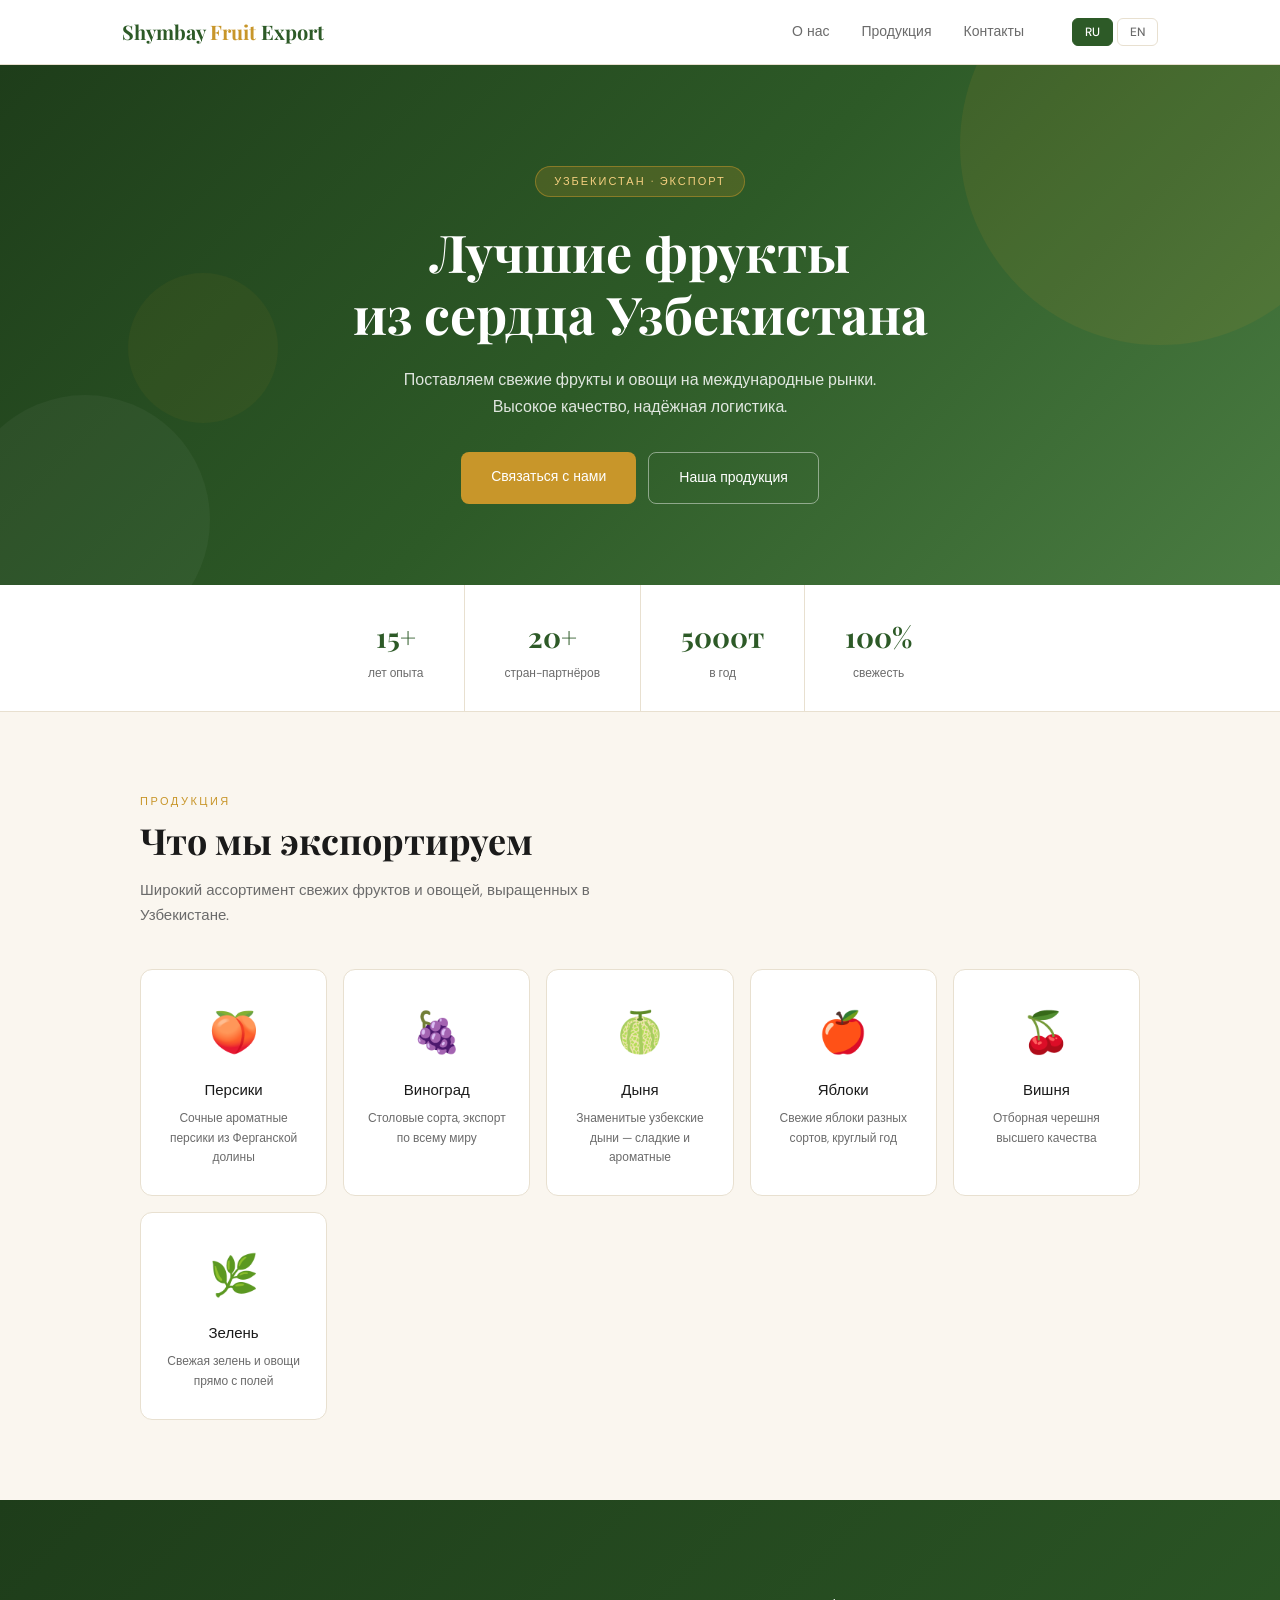
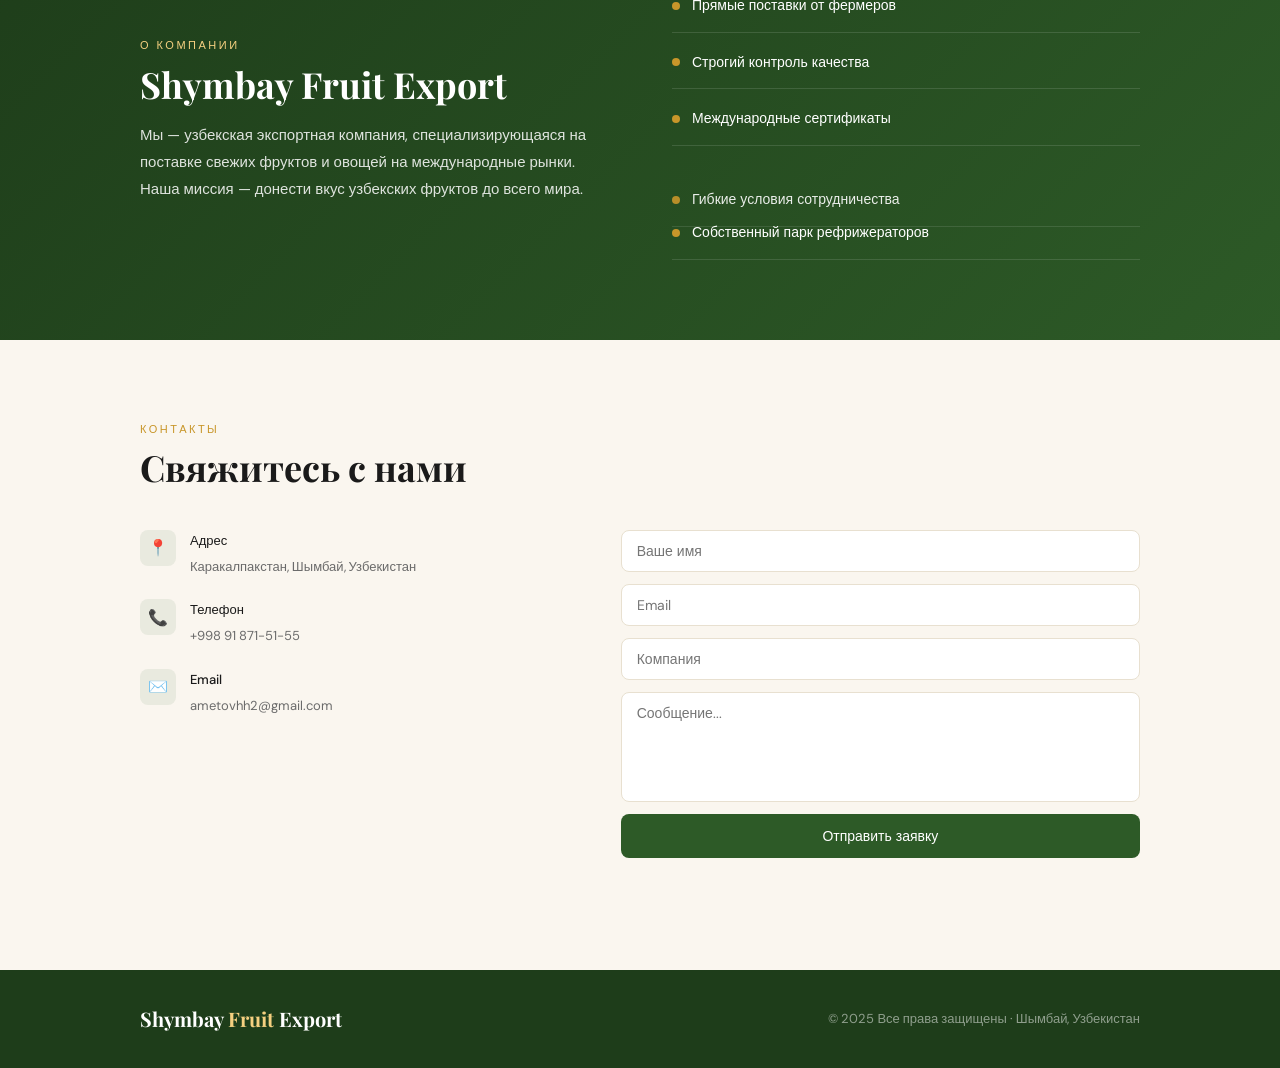
<file: index.html>
<!DOCTYPE html>
<html lang="ru">
<head>
  <meta charset="UTF-8" />
  <meta name="viewport" content="width=device-width, initial-scale=1.0" />
  <title>Shymbay Fruit Export</title>
  <link rel="stylesheet" href="style.css" />
  <link href="https://fonts.googleapis.com/css2?family=Playfair+Display:wght@400;700&family=DM+Sans:wght@300;400;500&display=swap" rel="stylesheet" />
</head>
<body>

  <!-- НАВИГАЦИЯ -->
  <nav class="navbar" id="navbar">
    <div class="nav-inner">
      <div class="logo">Shymbay <span>Fruit</span> Export</div>
      <ul class="nav-links">
        <li><a href="#about"    data-ru="О нас"      data-en="About">О нас</a></li>
        <li><a href="#products" data-ru="Продукция"  data-en="Products">Продукция</a></li>
        <li><a href="#contact"  data-ru="Контакты"   data-en="Contact">Контакты</a></li>
      </ul>
      <div class="lang-toggle">
        <button class="lang-btn active" onclick="setLang('ru')">RU</button>
        <button class="lang-btn"        onclick="setLang('en')">EN</button>
      </div>
      <button class="burger" id="burger" onclick="toggleMenu()">
        <span></span><span></span><span></span>
      </button>
    </div>
    <ul class="mobile-menu" id="mobile-menu">
      <li><a href="#about"    data-ru="О нас"     data-en="About"     onclick="toggleMenu()">О нас</a></li>
      <li><a href="#products" data-ru="Продукция" data-en="Products"  onclick="toggleMenu()">Продукция</a></li>
      <li><a href="#contact"  data-ru="Контакты"  data-en="Contact"   onclick="toggleMenu()">Контакты</a></li>
    </ul>
  </nav>

  <!-- HERO -->
  <header class="hero">
    <div class="hero-content">
      <div class="hero-badge" data-ru="Узбекистан · Экспорт" data-en="Uzbekistan · Export">Узбекистан · Экспорт</div>
      <h1 data-ru="Лучшие фрукты<br>из сердца Узбекистана" data-en="Premium Fruits<br>from the Heart of Uzbekistan">
        Лучшие фрукты<br>из сердца Узбекистана
      </h1>
      <p data-ru="Поставляем свежие фрукты и овощи на международные рынки. Высокое качество, надёжная логистика."
         data-en="We supply fresh fruits and vegetables to international markets. Premium quality, reliable logistics.">
        Поставляем свежие фрукты и овощи на международные рынки. Высокое качество, надёжная логистика.
      </p>
      <div class="hero-btns">
        <a href="#contact"  class="btn-primary" data-ru="Связаться с нами" data-en="Contact Us">Связаться с нами</a>
        <a href="#products" class="btn-outline"  data-ru="Наша продукция"   data-en="Our Products">Наша продукция</a>
      </div>
    </div>
    <div class="hero-circles">
      <div class="circle c1"></div>
      <div class="circle c2"></div>
      <div class="circle c3"></div>
    </div>
  </header>

  <!-- СТАТИСТИКА -->
  <section class="stats-bar">
    <div class="stat-item">
      <div class="stat-num">15+</div>
      <div class="stat-lbl" data-ru="лет опыта" data-en="years of experience">лет опыта</div>
    </div>
    <div class="stat-item">
      <div class="stat-num">20+</div>
      <div class="stat-lbl" data-ru="стран-партнёров" data-en="partner countries">стран-партнёров</div>
    </div>
    <div class="stat-item">
      <div class="stat-num">5000т</div>
      <div class="stat-lbl" data-ru="в год" data-en="per year">в год</div>
    </div>
    <div class="stat-item">
      <div class="stat-num">100%</div>
      <div class="stat-lbl" data-ru="свежесть" data-en="freshness">свежесть</div>
    </div>
  </section>

  <!-- ПРОДУКЦИЯ -->
  <section class="section" id="products">
    <div class="container">
      <div class="section-tag" data-ru="ПРОДУКЦИЯ" data-en="PRODUCTS">ПРОДУКЦИЯ</div>
      <h2 class="section-title" data-ru="Что мы экспортируем" data-en="What We Export">Что мы экспортируем</h2>
      <p class="section-sub" data-ru="Широкий ассортимент свежих фруктов и овощей, выращенных в Узбекистане."
                             data-en="A wide range of fresh fruits and vegetables grown in Uzbekistan.">
        Широкий ассортимент свежих фруктов и овощей, выращенных в Узбекистане.
      </p>
      <div class="products-grid">
        <div class="product-card">
          <div class="product-icon">🍑</div>
          <div class="product-name" data-ru="Персики"  data-en="Peaches">Персики</div>
          <div class="product-desc" data-ru="Сочные ароматные персики из Ферганской долины" data-en="Juicy aromatic peaches from the Fergana Valley">Сочные ароматные персики из Ферганской долины</div>
        </div>
        <div class="product-card">
          <div class="product-icon">🍇</div>
          <div class="product-name" data-ru="Виноград" data-en="Grapes">Виноград</div>
          <div class="product-desc" data-ru="Столовые сорта, экспорт по всему миру" data-en="Table varieties, worldwide export">Столовые сорта, экспорт по всему миру</div>
        </div>
        <div class="product-card">
          <div class="product-icon">🍈</div>
          <div class="product-name" data-ru="Дыня"     data-en="Melon">Дыня</div>
          <div class="product-desc" data-ru="Знаменитые узбекские дыни — сладкие и ароматные" data-en="Famous Uzbek melons — sweet and fragrant">Знаменитые узбекские дыни — сладкие и ароматные</div>
        </div>
        <div class="product-card">
          <div class="product-icon">🍎</div>
          <div class="product-name" data-ru="Яблоки"   data-en="Apples">Яблоки</div>
          <div class="product-desc" data-ru="Свежие яблоки разных сортов, круглый год" data-en="Fresh apples of various varieties, year-round">Свежие яблоки разных сортов, круглый год</div>
        </div>
        <div class="product-card">
          <div class="product-icon">🍒</div>
          <div class="product-name" data-ru="Вишня"    data-en="Cherry">Вишня</div>
          <div class="product-desc" data-ru="Отборная черешня высшего качества" data-en="Selected cherries of the highest quality">Отборная черешня высшего качества</div>
        </div>
        <div class="product-card">
          <div class="product-icon">🌿</div>
          <div class="product-name" data-ru="Зелень"   data-en="Greens">Зелень</div>
          <div class="product-desc" data-ru="Свежая зелень и овощи прямо с полей" data-en="Fresh greens and vegetables from the fields">Свежая зелень и овощи прямо с полей</div>
        </div>
      </div>
    </div>
  </section>

  <!-- О НАС -->
  <section class="about-section" id="about">
    <div class="container about-grid">
      <div class="about-text">
        <div class="section-tag light" data-ru="О КОМПАНИИ" data-en="ABOUT US">О КОМПАНИИ</div>
        <h2 class="section-title light" data-ru="Shymbay Fruit Export" data-en="Shymbay Fruit Export">Shymbay Fruit Export</h2>
        <p data-ru="Мы — узбекская экспортная компания, специализирующаяся на поставке свежих фруктов и овощей на международные рынки. Наша миссия — донести вкус узбекских фруктов до всего мира."
           data-en="We are an Uzbek export company specializing in supplying fresh fruits and vegetables to international markets. Our mission is to bring the taste of Uzbek fruits to the whole world.">
          Мы — узбекская экспортная компания, специализирующаяся на поставке свежих фруктов и овощей на международные рынки. Наша миссия — донести вкус узбекских фруктов до всего мира.
        </p>
      </div>
      <ul class="about-points">
        <li data-ru="Прямые поставки от фермеров"     data-en="Direct supply from farmers">Прямые поставки от фермеров</li>
        <li data-ru="Строгий контроль качества"        data-en="Strict quality control">Строгий контроль качества</li>
        <li data-ru="Международные сертификаты"        data-en="International certificates">Международные сертификаты</li>
        <li data-ru="Гибкие условия сотрудничества"   data-en="Flexible cooperation terms">Гибкие условия сотрудничества</li>
        <li data-ru="Собственный парк рефрижераторов" data-en="Own refrigerated fleet">Собственный парк рефрижераторов</li>
      </ul>
    </div>
  </section>

  <!-- КОНТАКТЫ -->
  <section class="section" id="contact">
    <div class="container">
      <div class="section-tag" data-ru="КОНТАКТЫ" data-en="CONTACT">КОНТАКТЫ</div>
      <h2 class="section-title" data-ru="Свяжитесь с нами" data-en="Get in Touch">Свяжитесь с нами</h2>
      <div class="contact-grid">
        <div class="contact-info">
          <div class="contact-item">
            <div class="contact-icon">📍</div>
            <div>
              <strong data-ru="Адрес" data-en="Address">Адрес</strong>
              <span>Каракалпакстан, Шымбай, Узбекистан</span>
            </div>
          </div>
          <div class="contact-item">
            <div class="contact-icon">📞</div>
            <div>
              <strong data-ru="Телефон" data-en="Phone">Телефон</strong>
              <span>+998 91 871-51-55</span>
            </div>
          </div>
          <div class="contact-item">
            <div class="contact-icon">✉️</div>
            <div>
              <strong>Email</strong>
              <span>ametovhh2@gmail.com</span>
            </div>
          </div>
        </div>
        <form class="contact-form" onsubmit="handleSubmit(event)">
          <input type="text"  name="name"    required data-placeholder-ru="Ваше имя"    data-placeholder-en="Your name"  placeholder="Ваше имя" />
          <input type="email" name="email"   required data-placeholder-ru="Email"        data-placeholder-en="Email"      placeholder="Email" />
          <input type="text"  name="company"          data-placeholder-ru="Компания"     data-placeholder-en="Company"    placeholder="Компания" />
          <textarea           name="message" required data-placeholder-ru="Сообщение..." data-placeholder-en="Message..."  placeholder="Сообщение..."></textarea>
          <button type="submit" class="btn-submit" data-ru="Отправить заявку" data-en="Send Request">Отправить заявку</button>
          <p class="form-success" id="form-success"></p>
        </form>
      </div>
    </div>
  </section>

  <!-- ФУТЕР -->
  <footer class="footer">
    <div class="footer-inner">
      <div class="logo light">Shymbay <span>Fruit</span> Export</div>
      <p data-ru="© 2025 Все права защищены · Шымбай, Узбекистан"
         data-en="© 2025 All rights reserved · Shymbay, Uzbekistan">
        © 2025 Все права защищены · Шымбай, Узбекистан
      </p>
    </div>
  </footer>

  <script src="script.js"></script>
</body>
</html>
</file>
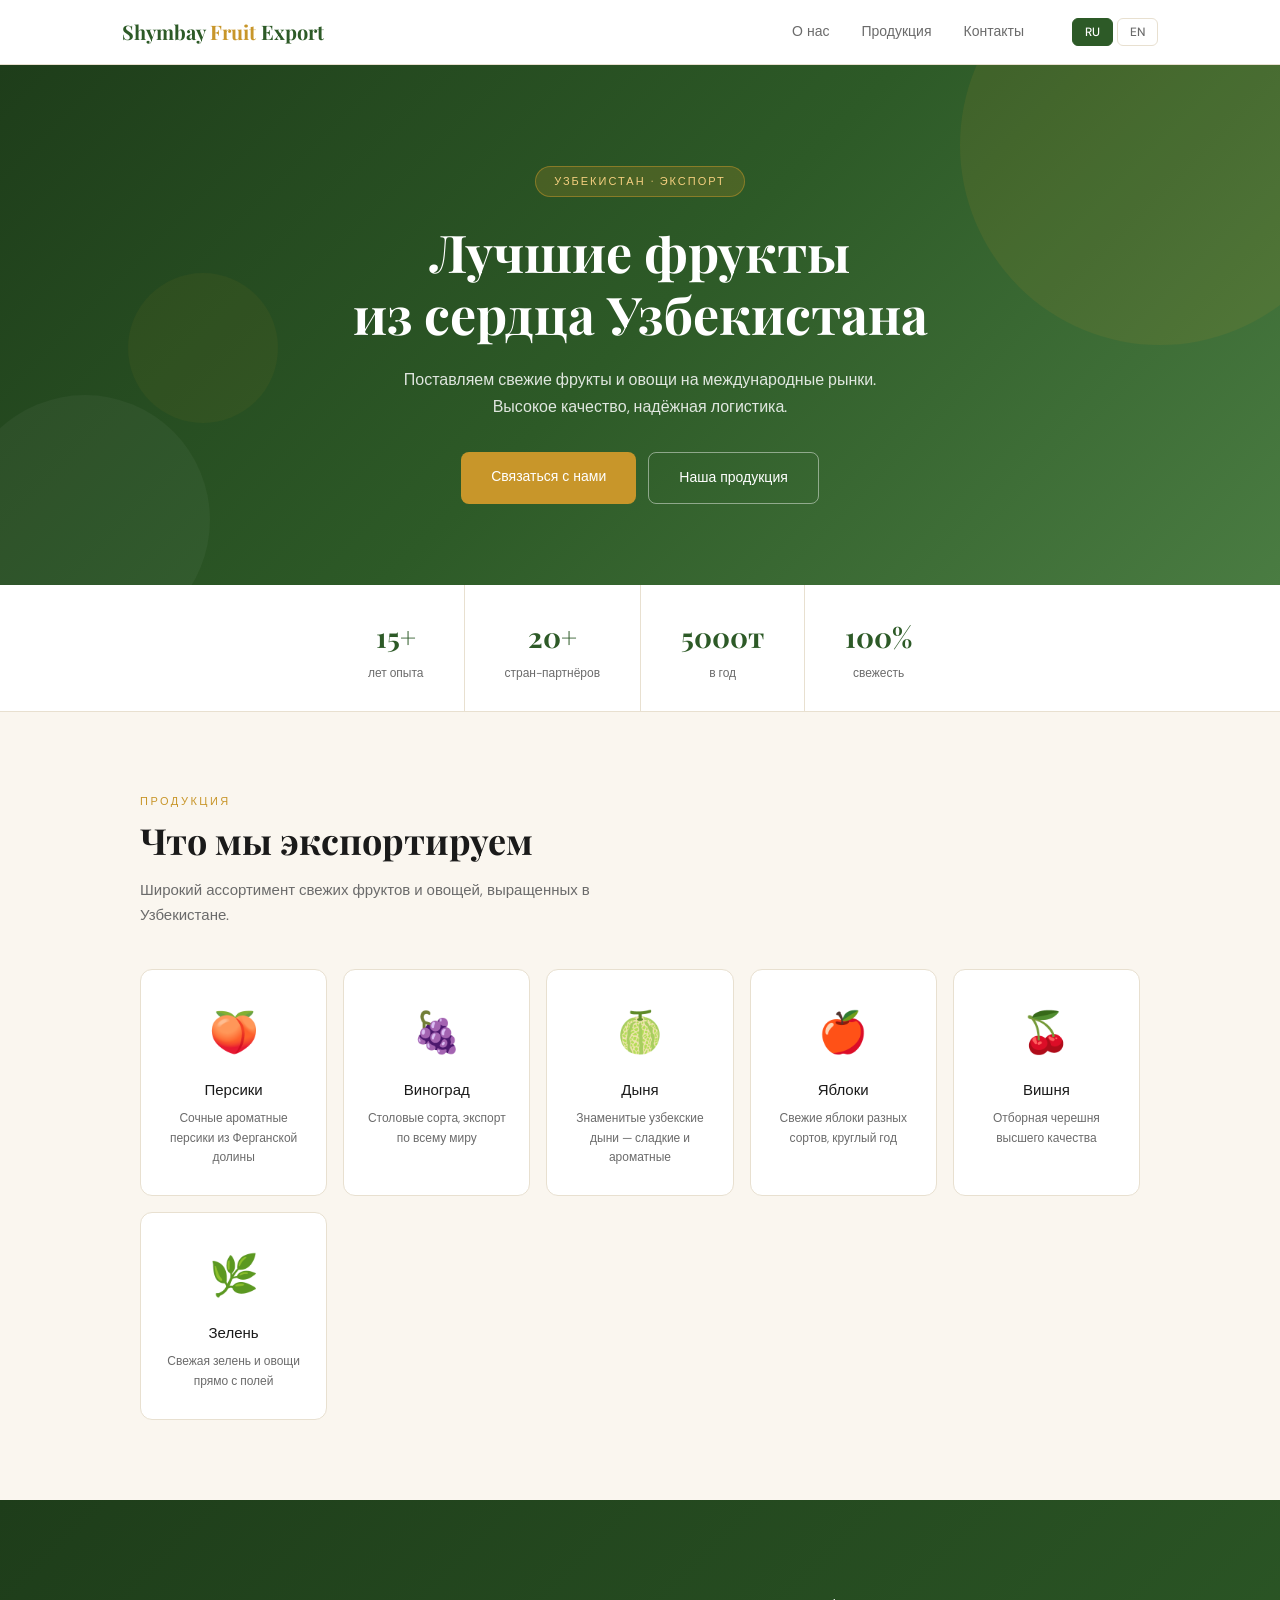
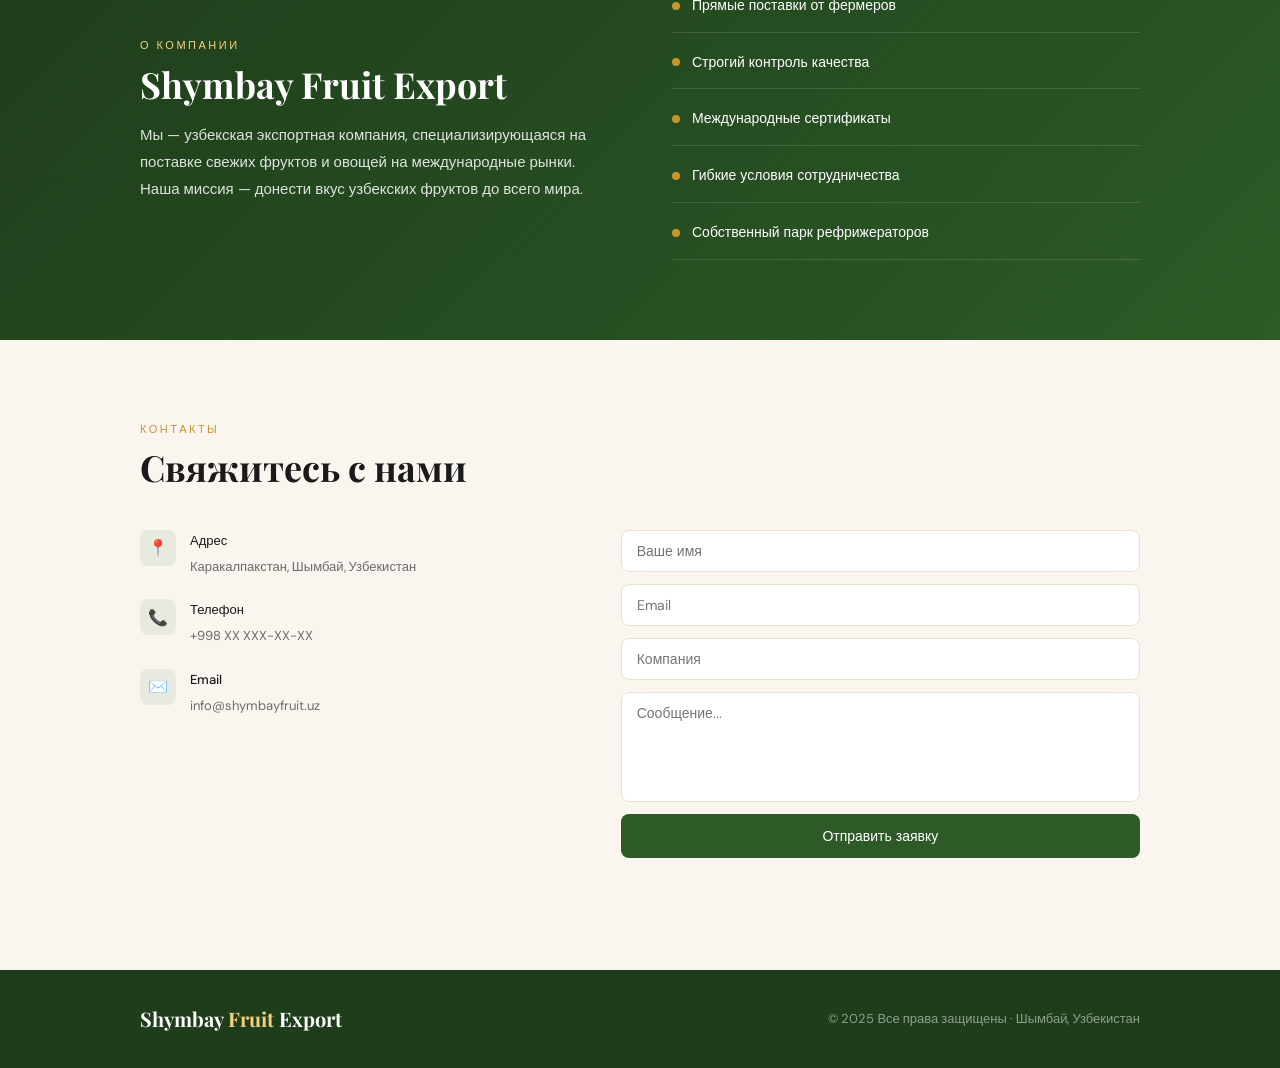
<file: index (1).html>
<!DOCTYPE html>
<html lang="ru">
<head>
  <meta charset="UTF-8" />
  <meta name="viewport" content="width=device-width, initial-scale=1.0" />
  <title>Shymbay Fruit Export</title>
  <link rel="stylesheet" href="style.css" />
  <link href="https://fonts.googleapis.com/css2?family=Playfair+Display:wght@400;700&family=DM+Sans:wght@300;400;500&display=swap" rel="stylesheet" />
</head>
<body>

  <!-- НАВИГАЦИЯ -->
  <nav class="navbar" id="navbar">
    <div class="nav-inner">
      <div class="logo">Shymbay <span>Fruit</span> Export</div>
      <ul class="nav-links">
        <li><a href="#about"    data-ru="О нас"      data-en="About">О нас</a></li>
        <li><a href="#products" data-ru="Продукция"  data-en="Products">Продукция</a></li>
        <li><a href="#contact"  data-ru="Контакты"   data-en="Contact">Контакты</a></li>
      </ul>
      <div class="lang-toggle">
        <button class="lang-btn active" onclick="setLang('ru')">RU</button>
        <button class="lang-btn"        onclick="setLang('en')">EN</button>
      </div>
      <button class="burger" id="burger" onclick="toggleMenu()">
        <span></span><span></span><span></span>
      </button>
    </div>
    <ul class="mobile-menu" id="mobile-menu">
      <li><a href="#about"    data-ru="О нас"     data-en="About"     onclick="toggleMenu()">О нас</a></li>
      <li><a href="#products" data-ru="Продукция" data-en="Products"  onclick="toggleMenu()">Продукция</a></li>
      <li><a href="#contact"  data-ru="Контакты"  data-en="Contact"   onclick="toggleMenu()">Контакты</a></li>
    </ul>
  </nav>

  <!-- HERO -->
  <header class="hero">
    <div class="hero-content">
      <div class="hero-badge" data-ru="Узбекистан · Экспорт" data-en="Uzbekistan · Export">Узбекистан · Экспорт</div>
      <h1 data-ru="Лучшие фрукты<br>из сердца Узбекистана" data-en="Premium Fruits<br>from the Heart of Uzbekistan">
        Лучшие фрукты<br>из сердца Узбекистана
      </h1>
      <p data-ru="Поставляем свежие фрукты и овощи на международные рынки. Высокое качество, надёжная логистика."
         data-en="We supply fresh fruits and vegetables to international markets. Premium quality, reliable logistics.">
        Поставляем свежие фрукты и овощи на международные рынки. Высокое качество, надёжная логистика.
      </p>
      <div class="hero-btns">
        <a href="#contact"  class="btn-primary" data-ru="Связаться с нами" data-en="Contact Us">Связаться с нами</a>
        <a href="#products" class="btn-outline"  data-ru="Наша продукция"   data-en="Our Products">Наша продукция</a>
      </div>
    </div>
    <div class="hero-circles">
      <div class="circle c1"></div>
      <div class="circle c2"></div>
      <div class="circle c3"></div>
    </div>
  </header>

  <!-- СТАТИСТИКА -->
  <section class="stats-bar">
    <div class="stat-item">
      <div class="stat-num">15+</div>
      <div class="stat-lbl" data-ru="лет опыта" data-en="years of experience">лет опыта</div>
    </div>
    <div class="stat-item">
      <div class="stat-num">20+</div>
      <div class="stat-lbl" data-ru="стран-партнёров" data-en="partner countries">стран-партнёров</div>
    </div>
    <div class="stat-item">
      <div class="stat-num">5000т</div>
      <div class="stat-lbl" data-ru="в год" data-en="per year">в год</div>
    </div>
    <div class="stat-item">
      <div class="stat-num">100%</div>
      <div class="stat-lbl" data-ru="свежесть" data-en="freshness">свежесть</div>
    </div>
  </section>

  <!-- ПРОДУКЦИЯ -->
  <section class="section" id="products">
    <div class="container">
      <div class="section-tag" data-ru="ПРОДУКЦИЯ" data-en="PRODUCTS">ПРОДУКЦИЯ</div>
      <h2 class="section-title" data-ru="Что мы экспортируем" data-en="What We Export">Что мы экспортируем</h2>
      <p class="section-sub" data-ru="Широкий ассортимент свежих фруктов и овощей, выращенных в Узбекистане."
                             data-en="A wide range of fresh fruits and vegetables grown in Uzbekistan.">
        Широкий ассортимент свежих фруктов и овощей, выращенных в Узбекистане.
      </p>
      <div class="products-grid">
        <div class="product-card">
          <div class="product-icon">🍑</div>
          <div class="product-name" data-ru="Персики"  data-en="Peaches">Персики</div>
          <div class="product-desc" data-ru="Сочные ароматные персики из Ферганской долины" data-en="Juicy aromatic peaches from the Fergana Valley">Сочные ароматные персики из Ферганской долины</div>
        </div>
        <div class="product-card">
          <div class="product-icon">🍇</div>
          <div class="product-name" data-ru="Виноград" data-en="Grapes">Виноград</div>
          <div class="product-desc" data-ru="Столовые сорта, экспорт по всему миру" data-en="Table varieties, worldwide export">Столовые сорта, экспорт по всему миру</div>
        </div>
        <div class="product-card">
          <div class="product-icon">🍈</div>
          <div class="product-name" data-ru="Дыня"     data-en="Melon">Дыня</div>
          <div class="product-desc" data-ru="Знаменитые узбекские дыни — сладкие и ароматные" data-en="Famous Uzbek melons — sweet and fragrant">Знаменитые узбекские дыни — сладкие и ароматные</div>
        </div>
        <div class="product-card">
          <div class="product-icon">🍎</div>
          <div class="product-name" data-ru="Яблоки"   data-en="Apples">Яблоки</div>
          <div class="product-desc" data-ru="Свежие яблоки разных сортов, круглый год" data-en="Fresh apples of various varieties, year-round">Свежие яблоки разных сортов, круглый год</div>
        </div>
        <div class="product-card">
          <div class="product-icon">🍒</div>
          <div class="product-name" data-ru="Вишня"    data-en="Cherry">Вишня</div>
          <div class="product-desc" data-ru="Отборная черешня высшего качества" data-en="Selected cherries of the highest quality">Отборная черешня высшего качества</div>
        </div>
        <div class="product-card">
          <div class="product-icon">🌿</div>
          <div class="product-name" data-ru="Зелень"   data-en="Greens">Зелень</div>
          <div class="product-desc" data-ru="Свежая зелень и овощи прямо с полей" data-en="Fresh greens and vegetables from the fields">Свежая зелень и овощи прямо с полей</div>
        </div>
      </div>
    </div>
  </section>

  <!-- О НАС -->
  <section class="about-section" id="about">
    <div class="container about-grid">
      <div class="about-text">
        <div class="section-tag light" data-ru="О КОМПАНИИ" data-en="ABOUT US">О КОМПАНИИ</div>
        <h2 class="section-title light" data-ru="Shymbay Fruit Export" data-en="Shymbay Fruit Export">Shymbay Fruit Export</h2>
        <p data-ru="Мы — узбекская экспортная компания, специализирующаяся на поставке свежих фруктов и овощей на международные рынки. Наша миссия — донести вкус узбекских фруктов до всего мира."
           data-en="We are an Uzbek export company specializing in supplying fresh fruits and vegetables to international markets. Our mission is to bring the taste of Uzbek fruits to the whole world.">
          Мы — узбекская экспортная компания, специализирующаяся на поставке свежих фруктов и овощей на международные рынки. Наша миссия — донести вкус узбекских фруктов до всего мира.
        </p>
      </div>
      <ul class="about-points">
        <li data-ru="Прямые поставки от фермеров"     data-en="Direct supply from farmers">Прямые поставки от фермеров</li>
        <li data-ru="Строгий контроль качества"        data-en="Strict quality control">Строгий контроль качества</li>
        <li data-ru="Международные сертификаты"        data-en="International certificates">Международные сертификаты</li>
        <li data-ru="Гибкие условия сотрудничества"   data-en="Flexible cooperation terms">Гибкие условия сотрудничества</li>
        <li data-ru="Собственный парк рефрижераторов" data-en="Own refrigerated fleet">Собственный парк рефрижераторов</li>
      </ul>
    </div>
  </section>

  <!-- КОНТАКТЫ -->
  <section class="section" id="contact">
    <div class="container">
      <div class="section-tag" data-ru="КОНТАКТЫ" data-en="CONTACT">КОНТАКТЫ</div>
      <h2 class="section-title" data-ru="Свяжитесь с нами" data-en="Get in Touch">Свяжитесь с нами</h2>
      <div class="contact-grid">
        <div class="contact-info">
          <div class="contact-item">
            <div class="contact-icon">📍</div>
            <div>
              <strong data-ru="Адрес" data-en="Address">Адрес</strong>
              <span>Каракалпакстан, Шымбай, Узбекистан</span>
            </div>
          </div>
          <div class="contact-item">
            <div class="contact-icon">📞</div>
            <div>
              <strong data-ru="Телефон" data-en="Phone">Телефон</strong>
              <span>+998 XX XXX-XX-XX</span>
            </div>
          </div>
          <div class="contact-item">
            <div class="contact-icon">✉️</div>
            <div>
              <strong>Email</strong>
              <span>info@shymbayfruit.uz</span>
            </div>
          </div>
        </div>
        <form class="contact-form" onsubmit="handleSubmit(event)">
          <input type="text"  name="name"    required data-placeholder-ru="Ваше имя"    data-placeholder-en="Your name"  placeholder="Ваше имя" />
          <input type="email" name="email"   required data-placeholder-ru="Email"        data-placeholder-en="Email"      placeholder="Email" />
          <input type="text"  name="company"          data-placeholder-ru="Компания"     data-placeholder-en="Company"    placeholder="Компания" />
          <textarea           name="message" required data-placeholder-ru="Сообщение..." data-placeholder-en="Message..."  placeholder="Сообщение..."></textarea>
          <button type="submit" class="btn-submit" data-ru="Отправить заявку" data-en="Send Request">Отправить заявку</button>
          <p class="form-success" id="form-success"></p>
        </form>
      </div>
    </div>
  </section>

  <!-- ФУТЕР -->
  <footer class="footer">
    <div class="footer-inner">
      <div class="logo light">Shymbay <span>Fruit</span> Export</div>
      <p data-ru="© 2025 Все права защищены · Шымбай, Узбекистан"
         data-en="© 2025 All rights reserved · Shymbay, Uzbekistan">
        © 2025 Все права защищены · Шымбай, Узбекистан
      </p>
    </div>
  </footer>

  <script src="script.js"></script>
</body>
</html>
</file>
<file: style.css>
/* ===========================
   RESET & BASE
=========================== */
*, *::before, *::after {
  box-sizing: border-box;
  margin: 0;
  padding: 0;
}

:root {
  --green:        #2d5a27;
  --green-light:  #4a7c42;
  --green-dark:   #1e3d1a;
  --gold:         #c8962a;
  --gold-light:   #f5d080;
  --cream:        #faf6ef;
  --white:        #ffffff;
  --text:         #1a1a1a;
  --text-muted:   #6b6b6b;
  --border:       #e8e0d0;
  --shadow:       0 4px 24px rgba(0,0,0,0.08);
  --radius:       12px;
  --transition:   0.25s ease;
}

html {
  scroll-behavior: smooth;
}

body {
  font-family: 'DM Sans', sans-serif;
  background: var(--cream);
  color: var(--text);
  font-size: 15px;
  line-height: 1.7;
  overflow-x: hidden;
}

/* ===========================
   NAVBAR
=========================== */
.navbar {
  position: sticky;
  top: 0;
  z-index: 1000;
  background: var(--white);
  border-bottom: 1px solid var(--border);
  transition: box-shadow var(--transition);
}

.navbar.scrolled {
  box-shadow: 0 2px 20px rgba(0,0,0,0.1);
}

.nav-inner {
  max-width: 1100px;
  margin: 0 auto;
  padding: 0 2rem;
  height: 64px;
  display: flex;
  align-items: center;
  gap: 2rem;
}

.logo {
  font-family: 'Playfair Display', serif;
  font-size: 20px;
  font-weight: 700;
  color: var(--green);
  white-space: nowrap;
  text-decoration: none;
}

.logo span { color: var(--gold); }
.logo.light { color: var(--white); }
.logo.light span { color: var(--gold-light); }

.nav-links {
  display: flex;
  list-style: none;
  gap: 2rem;
  margin-left: auto;
}

.nav-links a {
  text-decoration: none;
  color: var(--text-muted);
  font-size: 14px;
  font-weight: 400;
  transition: color var(--transition);
  position: relative;
}

.nav-links a::after {
  content: '';
  position: absolute;
  bottom: -4px;
  left: 0;
  width: 0;
  height: 2px;
  background: var(--green);
  transition: width var(--transition);
}

.nav-links a:hover { color: var(--green); }
.nav-links a:hover::after { width: 100%; }

/* Переключатель языка */
.lang-toggle {
  display: flex;
  gap: 4px;
  margin-left: 1rem;
}

.lang-btn {
  padding: 5px 12px;
  border-radius: 6px;
  border: 1px solid var(--border);
  background: none;
  font-size: 12px;
  font-weight: 500;
  cursor: pointer;
  font-family: 'DM Sans', sans-serif;
  color: var(--text-muted);
  transition: all var(--transition);
}

.lang-btn:hover { border-color: var(--green); color: var(--green); }
.lang-btn.active { background: var(--green); color: var(--white); border-color: var(--green); }

/* Бургер-меню (мобилки) */
.burger {
  display: none;
  flex-direction: column;
  gap: 5px;
  background: none;
  border: none;
  cursor: pointer;
  padding: 4px;
  margin-left: auto;
}

.burger span {
  display: block;
  width: 22px;
  height: 2px;
  background: var(--text);
  border-radius: 2px;
  transition: all var(--transition);
}

.mobile-menu {
  display: none;
  list-style: none;
  flex-direction: column;
  background: var(--white);
  padding: 1rem 2rem 1.5rem;
  border-top: 1px solid var(--border);
  gap: 1rem;
}

.mobile-menu.open { display: flex; }

.mobile-menu a {
  text-decoration: none;
  color: var(--text);
  font-size: 16px;
  font-weight: 400;
}

/* ===========================
   HERO
=========================== */
.hero {
  background: linear-gradient(135deg, var(--green-dark) 0%, var(--green) 50%, var(--green-light) 100%);
  padding: 100px 2rem 80px;
  text-align: center;
  color: var(--white);
  position: relative;
  overflow: hidden;
  min-height: 520px;
  display: flex;
  align-items: center;
  justify-content: center;
}

.hero-content {
  position: relative;
  z-index: 2;
  max-width: 600px;
  animation: fadeUp 0.8s ease both;
}

@keyframes fadeUp {
  from { opacity: 0; transform: translateY(30px); }
  to   { opacity: 1; transform: translateY(0); }
}

.hero-badge {
  display: inline-block;
  background: rgba(200, 150, 42, 0.2);
  border: 1px solid rgba(200, 150, 42, 0.5);
  color: var(--gold-light);
  padding: 5px 18px;
  border-radius: 20px;
  font-size: 11px;
  letter-spacing: 2px;
  text-transform: uppercase;
  margin-bottom: 1.5rem;
}

.hero h1 {
  font-family: 'Playfair Display', serif;
  font-size: clamp(30px, 5vw, 52px);
  font-weight: 700;
  line-height: 1.2;
  margin-bottom: 1.25rem;
}

.hero p {
  font-size: 16px;
  opacity: 0.85;
  margin-bottom: 2rem;
  max-width: 480px;
  margin-left: auto;
  margin-right: auto;
}

.hero-btns {
  display: flex;
  gap: 12px;
  justify-content: center;
  flex-wrap: wrap;
}

/* Декоративные круги */
.hero-circles { position: absolute; inset: 0; z-index: 1; pointer-events: none; }

.circle {
  position: absolute;
  border-radius: 50%;
  background: rgba(200,150,42,0.1);
}

.c1 { width: 400px; height: 400px; top: -120px; right: -80px; }
.c2 { width: 250px; height: 250px; bottom: -60px; left: -40px; background: rgba(255,255,255,0.04); }
.c3 { width: 150px; height: 150px; top: 40%; left: 10%; background: rgba(200,150,42,0.06); }

/* ===========================
   КНОПКИ
=========================== */
.btn-primary {
  display: inline-block;
  background: var(--gold);
  color: var(--white);
  padding: 13px 30px;
  border-radius: 8px;
  border: none;
  font-size: 14px;
  font-weight: 500;
  cursor: pointer;
  font-family: 'DM Sans', sans-serif;
  text-decoration: none;
  transition: opacity var(--transition), transform var(--transition);
}

.btn-primary:hover { opacity: 0.88; transform: translateY(-2px); }

.btn-outline {
  display: inline-block;
  background: transparent;
  color: var(--white);
  padding: 13px 30px;
  border-radius: 8px;
  border: 1.5px solid rgba(255,255,255,0.45);
  font-size: 14px;
  font-weight: 500;
  cursor: pointer;
  font-family: 'DM Sans', sans-serif;
  text-decoration: none;
  transition: background var(--transition), transform var(--transition);
}

.btn-outline:hover { background: rgba(255,255,255,0.1); transform: translateY(-2px); }

/* ===========================
   СТАТИСТИКА
=========================== */
.stats-bar {
  background: var(--white);
  display: flex;
  justify-content: center;
  flex-wrap: wrap;
  border-bottom: 1px solid var(--border);
}

.stat-item {
  padding: 1.75rem 2.5rem;
  text-align: center;
  border-right: 1px solid var(--border);
  transition: background var(--transition);
}

.stat-item:last-child { border-right: none; }
.stat-item:hover { background: #f8f4ec; }

.stat-num {
  font-family: 'Playfair Display', serif;
  font-size: 28px;
  color: var(--green);
  font-weight: 700;
}

.stat-lbl {
  font-size: 12px;
  color: var(--text-muted);
  margin-top: 2px;
}

/* ===========================
   СЕКЦИИ
=========================== */
.section { padding: 80px 2rem; }

.container {
  max-width: 1000px;
  margin: 0 auto;
}

.section-tag {
  font-size: 11px;
  letter-spacing: 2.5px;
  text-transform: uppercase;
  color: var(--gold);
  font-weight: 500;
  margin-bottom: 0.5rem;
}

.section-tag.light { color: var(--gold-light); }

.section-title {
  font-family: 'Playfair Display', serif;
  font-size: clamp(24px, 4vw, 36px);
  font-weight: 700;
  margin-bottom: 1rem;
  line-height: 1.2;
  color: var(--text);
}

.section-title.light { color: var(--white); }

.section-sub {
  color: var(--text-muted);
  max-width: 520px;
  margin-bottom: 0;
}

/* ===========================
   ПРОДУКЦИЯ
=========================== */
.products-grid {
  display: grid;
  grid-template-columns: repeat(auto-fit, minmax(180px, 1fr));
  gap: 16px;
  margin-top: 2.5rem;
}

.product-card {
  background: var(--white);
  border: 1px solid var(--border);
  border-radius: var(--radius);
  padding: 1.75rem 1.25rem;
  text-align: center;
  cursor: default;
  transition: transform var(--transition), box-shadow var(--transition), border-color var(--transition);
}

.product-card:hover {
  transform: translateY(-6px);
  box-shadow: var(--shadow);
  border-color: var(--green-light);
}

.product-icon {
  font-size: 40px;
  margin-bottom: 0.75rem;
  display: block;
}

.product-name {
  font-weight: 500;
  font-size: 15px;
  margin-bottom: 6px;
  color: var(--text);
}

.product-desc {
  font-size: 12px;
  color: var(--text-muted);
  line-height: 1.6;
}

/* ===========================
   О НАС
=========================== */
.about-section {
  background: linear-gradient(135deg, var(--green-dark), var(--green));
  padding: 80px 2rem;
  color: var(--white);
}

.about-grid {
  display: grid;
  grid-template-columns: 1fr 1fr;
  gap: 4rem;
  align-items: center;
}

.about-text p {
  opacity: 0.85;
  font-size: 15px;
  line-height: 1.8;
  margin-top: 1rem;
}

.about-points {
  list-style: none;
  display: flex;
  flex-direction: column;
  gap: 4px;
}

.about-points li {
  padding: 14px 0;
  border-bottom: 1px solid rgba(255,255,255,0.12);
  font-size: 14px;
  display: flex;
  align-items: center;
  gap: 12px;
  opacity: 0.9;
  transition: opacity var(--transition);
}

.about-points li:hover { opacity: 1; }

.about-points li::before {
  content: '';
  width: 8px;
  height: 8px;
  border-radius: 50%;
  background: var(--gold);
  flex-shrink: 0;
}

/* ===========================
   КОНТАКТЫ
=========================== */
.contact-grid {
  display: grid;
  grid-template-columns: 1fr 1.2fr;
  gap: 3rem;
  margin-top: 2.5rem;
}

.contact-info {
  display: flex;
  flex-direction: column;
  gap: 1.25rem;
}

.contact-item {
  display: flex;
  align-items: flex-start;
  gap: 14px;
}

.contact-icon {
  width: 36px;
  height: 36px;
  background: rgba(45, 90, 39, 0.08);
  border-radius: 8px;
  display: flex;
  align-items: center;
  justify-content: center;
  font-size: 16px;
  flex-shrink: 0;
}

.contact-item strong {
  display: block;
  font-size: 13px;
  font-weight: 500;
  margin-bottom: 2px;
}

.contact-item span {
  font-size: 13px;
  color: var(--text-muted);
}

/* Форма */
.contact-form {
  display: flex;
  flex-direction: column;
  gap: 12px;
}

.contact-form input,
.contact-form textarea {
  padding: 11px 15px;
  border: 1px solid var(--border);
  border-radius: 8px;
  font-family: 'DM Sans', sans-serif;
  font-size: 14px;
  background: var(--white);
  color: var(--text);
  outline: none;
  transition: border-color var(--transition), box-shadow var(--transition);
  width: 100%;
}

.contact-form input:focus,
.contact-form textarea:focus {
  border-color: var(--green);
  box-shadow: 0 0 0 3px rgba(45,90,39,0.08);
}

.contact-form textarea {
  height: 110px;
  resize: none;
}

.btn-submit {
  background: var(--green);
  color: var(--white);
  border: none;
  padding: 13px;
  border-radius: 8px;
  font-size: 14px;
  font-weight: 500;
  cursor: pointer;
  font-family: 'DM Sans', sans-serif;
  transition: background var(--transition), transform var(--transition);
}

.btn-submit:hover { background: var(--green-light); transform: translateY(-1px); }

.form-success {
  font-size: 13px;
  color: var(--green);
  font-weight: 500;
  min-height: 20px;
}

/* ===========================
   ФУТЕР
=========================== */
.footer {
  background: var(--green-dark);
  padding: 2rem;
}

.footer-inner {
  max-width: 1000px;
  margin: 0 auto;
  display: flex;
  align-items: center;
  justify-content: space-between;
  flex-wrap: wrap;
  gap: 1rem;
}

.footer p {
  font-size: 13px;
  color: rgba(255,255,255,0.5);
}

/* ===========================
   АНИМАЦИЯ появления
=========================== */
.reveal {
  opacity: 0;
  transform: translateY(24px);
  transition: opacity 0.6s ease, transform 0.6s ease;
}

.reveal.visible {
  opacity: 1;
  transform: translateY(0);
}

/* ===========================
   АДАПТИВ (мобилки)
=========================== */
@media (max-width: 768px) {
  .nav-links { display: none; }
  .burger { display: flex; }

  .about-grid { grid-template-columns: 1fr; gap: 2rem; }
  .contact-grid { grid-template-columns: 1fr; gap: 2rem; }

  .stat-item { padding: 1.25rem 1.5rem; }
  .hero { padding: 80px 1.5rem 60px; }
  .section { padding: 60px 1.5rem; }
  .footer-inner { flex-direction: column; text-align: center; }
}

@media (max-width: 480px) {
  .products-grid { grid-template-columns: 1fr 1fr; }
  .hero-btns { flex-direction: column; align-items: center; }
}
</file>
